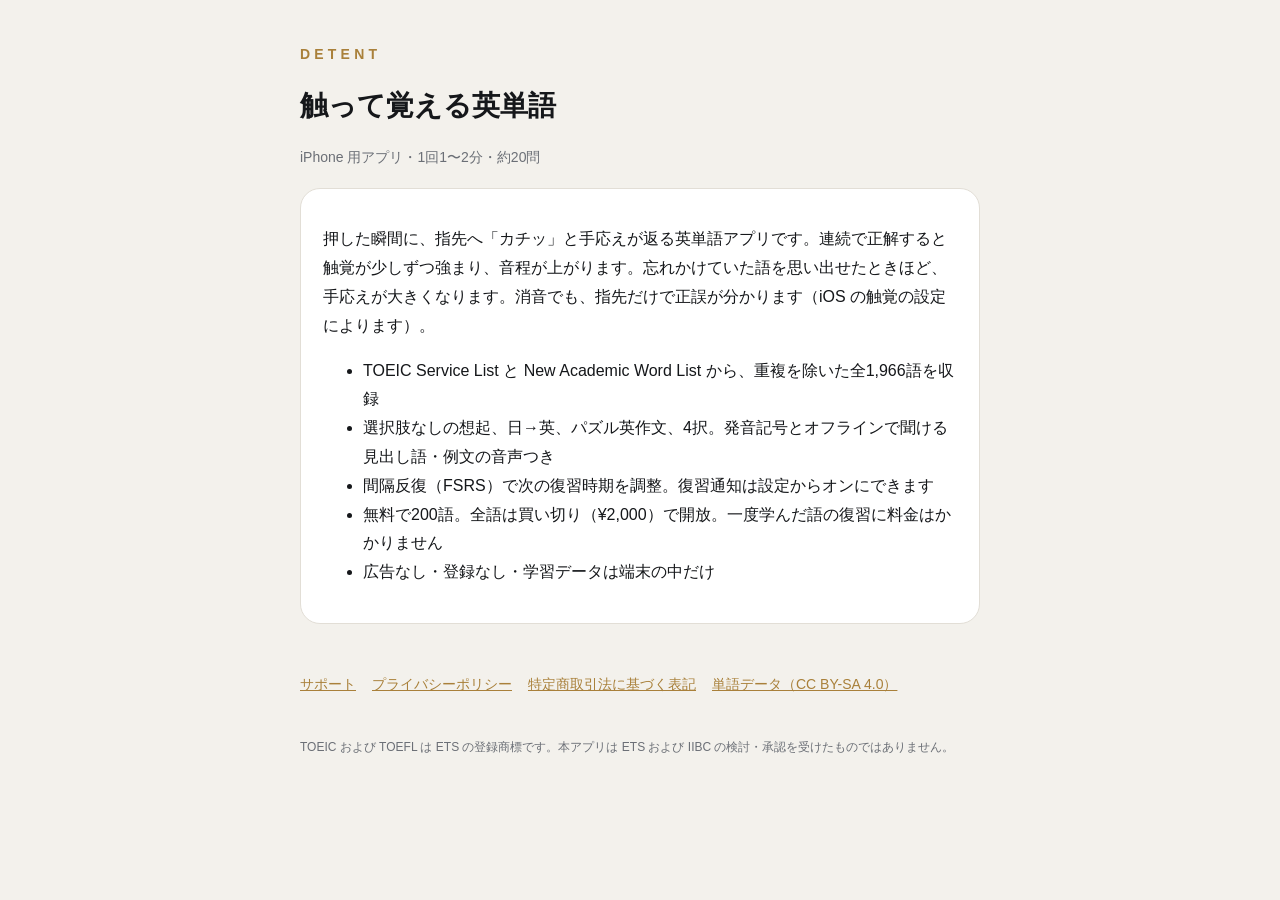
<file: index.html>
<!doctype html>
<html lang="ja"><head><meta charset="utf-8"><meta name="viewport" content="width=device-width,initial-scale=1">
<title>Detent — 触って覚える英単語</title><link rel="stylesheet" href="style.css"></head>
<body><main>
<a class="brand" href="./">DETENT</a>
<h1>触って覚える英単語</h1>
<p class="sub">iPhone 用アプリ・1回1〜2分・約20問</p>
<div class="card">
<p>押した瞬間に、指先へ「カチッ」と手応えが返る英単語アプリです。連続で正解すると触覚が少しずつ強まり、音程が上がります。忘れかけていた語を思い出せたときほど、手応えが大きくなります。消音でも、指先だけで正誤が分かります（iOS の触覚の設定によります）。</p>
<ul>
<li>TOEIC Service List と New Academic Word List から、重複を除いた全1,966語を収録</li>
<li>選択肢なしの想起、日→英、パズル英作文、4択。発音記号とオフラインで聞ける見出し語・例文の音声つき</li>
<li>間隔反復（FSRS）で次の復習時期を調整。復習通知は設定からオンにできます</li>
<li>無料で200語。全語は買い切り（¥2,000）で開放。一度学んだ語の復習に料金はかかりません</li>
<li>広告なし・登録なし・学習データは端末の中だけ</li>
</ul>
</div>
<nav><a href="support.html">サポート</a><a href="privacy.html">プライバシーポリシー</a><a href="tokushoho.html">特定商取引法に基づく表記</a><a href="https://github.com/wagyu17/detent">単語データ（CC BY-SA 4.0）</a></nav>
<footer>TOEIC および TOEFL は ETS の登録商標です。本アプリは ETS および IIBC の検討・承認を受けたものではありません。</footer>
</main></body></html>
</file>
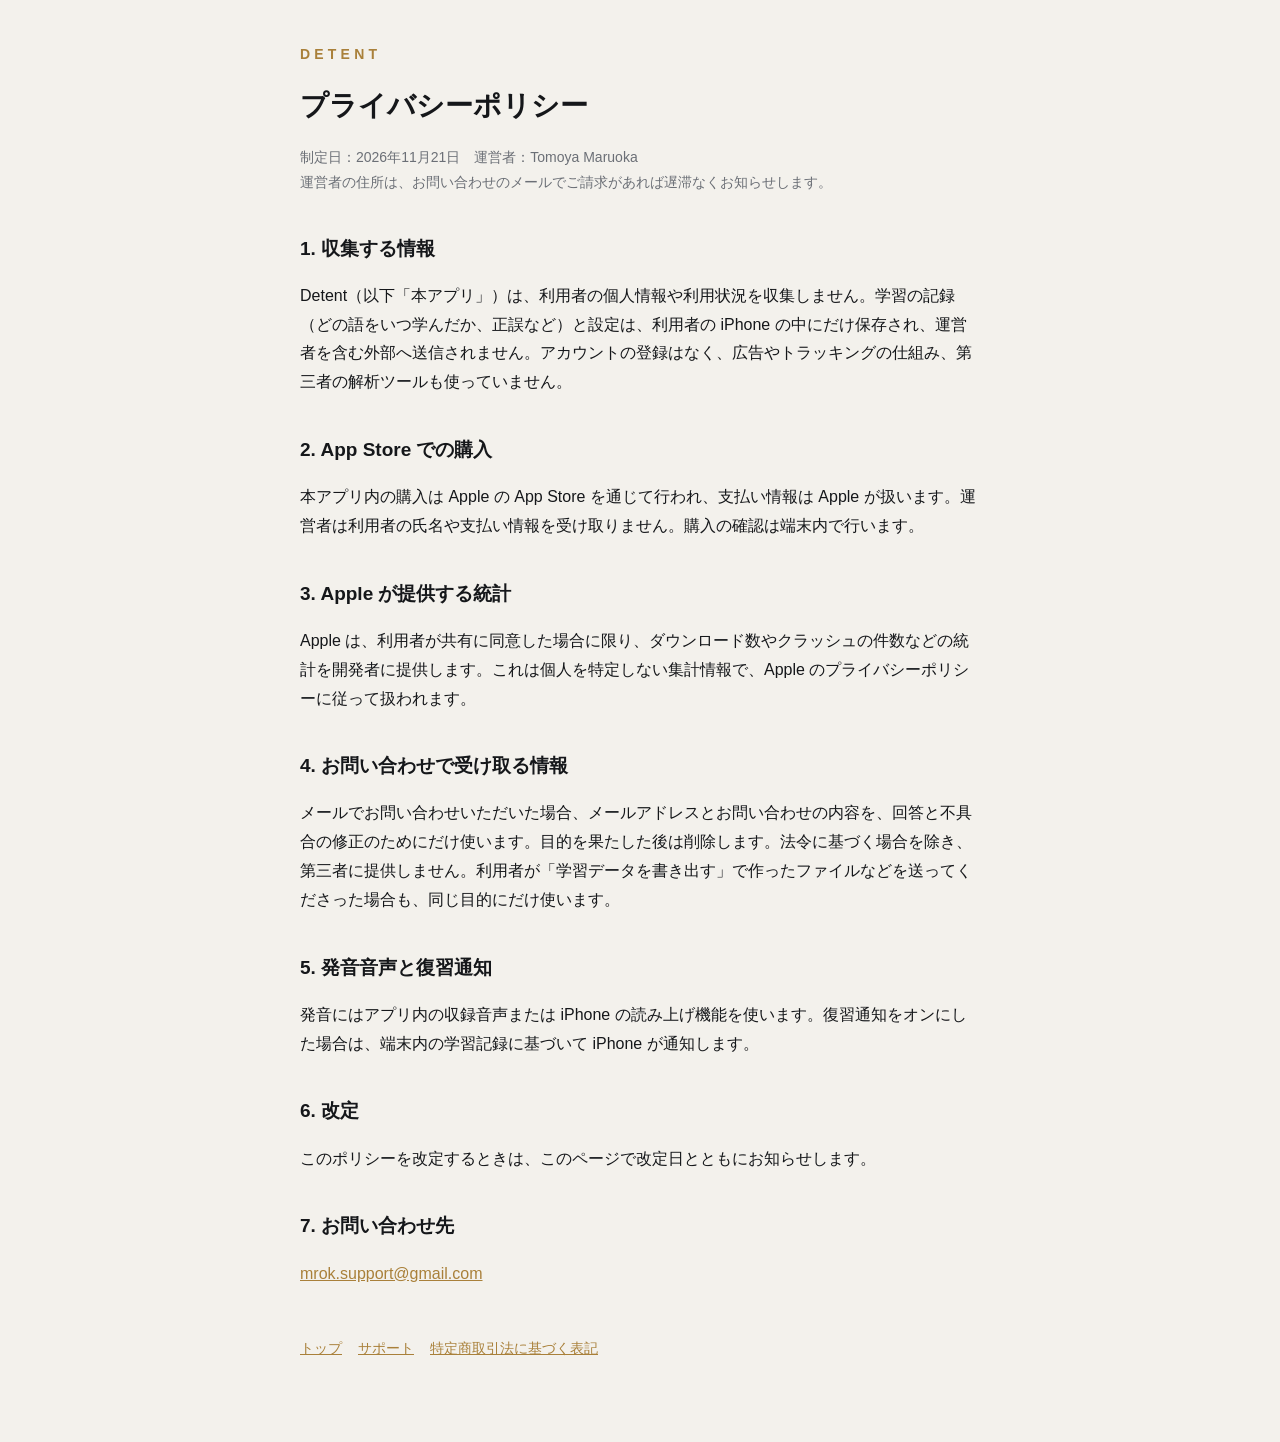
<file: privacy.html>
<!doctype html>
<html lang="ja"><head><meta charset="utf-8"><meta name="viewport" content="width=device-width,initial-scale=1">
<title>プライバシーポリシー — Detent</title><link rel="stylesheet" href="style.css"></head>
<body><main>
<a class="brand" href="./">DETENT</a>
<h1>プライバシーポリシー</h1>
<p class="sub">制定日：2026年11月21日　運営者：Tomoya Maruoka<br>運営者の住所は、お問い合わせのメールでご請求があれば遅滞なくお知らせします。</p>
<h2>1. 収集する情報</h2>
<p>Detent（以下「本アプリ」）は、利用者の個人情報や利用状況を収集しません。学習の記録（どの語をいつ学んだか、正誤など）と設定は、利用者の iPhone の中にだけ保存され、運営者を含む外部へ送信されません。アカウントの登録はなく、広告やトラッキングの仕組み、第三者の解析ツールも使っていません。</p>
<h2>2. App Store での購入</h2>
<p>本アプリ内の購入は Apple の App Store を通じて行われ、支払い情報は Apple が扱います。運営者は利用者の氏名や支払い情報を受け取りません。購入の確認は端末内で行います。</p>
<h2>3. Apple が提供する統計</h2>
<p>Apple は、利用者が共有に同意した場合に限り、ダウンロード数やクラッシュの件数などの統計を開発者に提供します。これは個人を特定しない集計情報で、Apple のプライバシーポリシーに従って扱われます。</p>
<h2>4. お問い合わせで受け取る情報</h2>
<p>メールでお問い合わせいただいた場合、メールアドレスとお問い合わせの内容を、回答と不具合の修正のためにだけ使います。目的を果たした後は削除します。法令に基づく場合を除き、第三者に提供しません。利用者が「学習データを書き出す」で作ったファイルなどを送ってくださった場合も、同じ目的にだけ使います。</p>
<h2>5. 発音音声と復習通知</h2>
<p>発音にはアプリ内の収録音声または iPhone の読み上げ機能を使います。復習通知をオンにした場合は、端末内の学習記録に基づいて iPhone が通知します。</p>
<h2>6. 改定</h2>
<p>このポリシーを改定するときは、このページで改定日とともにお知らせします。</p>
<h2>7. お問い合わせ先</h2>
<p><a href="mailto:mrok.support@gmail.com">mrok.support@gmail.com</a></p>
<nav><a href="./">トップ</a><a href="support.html">サポート</a><a href="tokushoho.html">特定商取引法に基づく表記</a></nav>
</main></body></html>
</file>
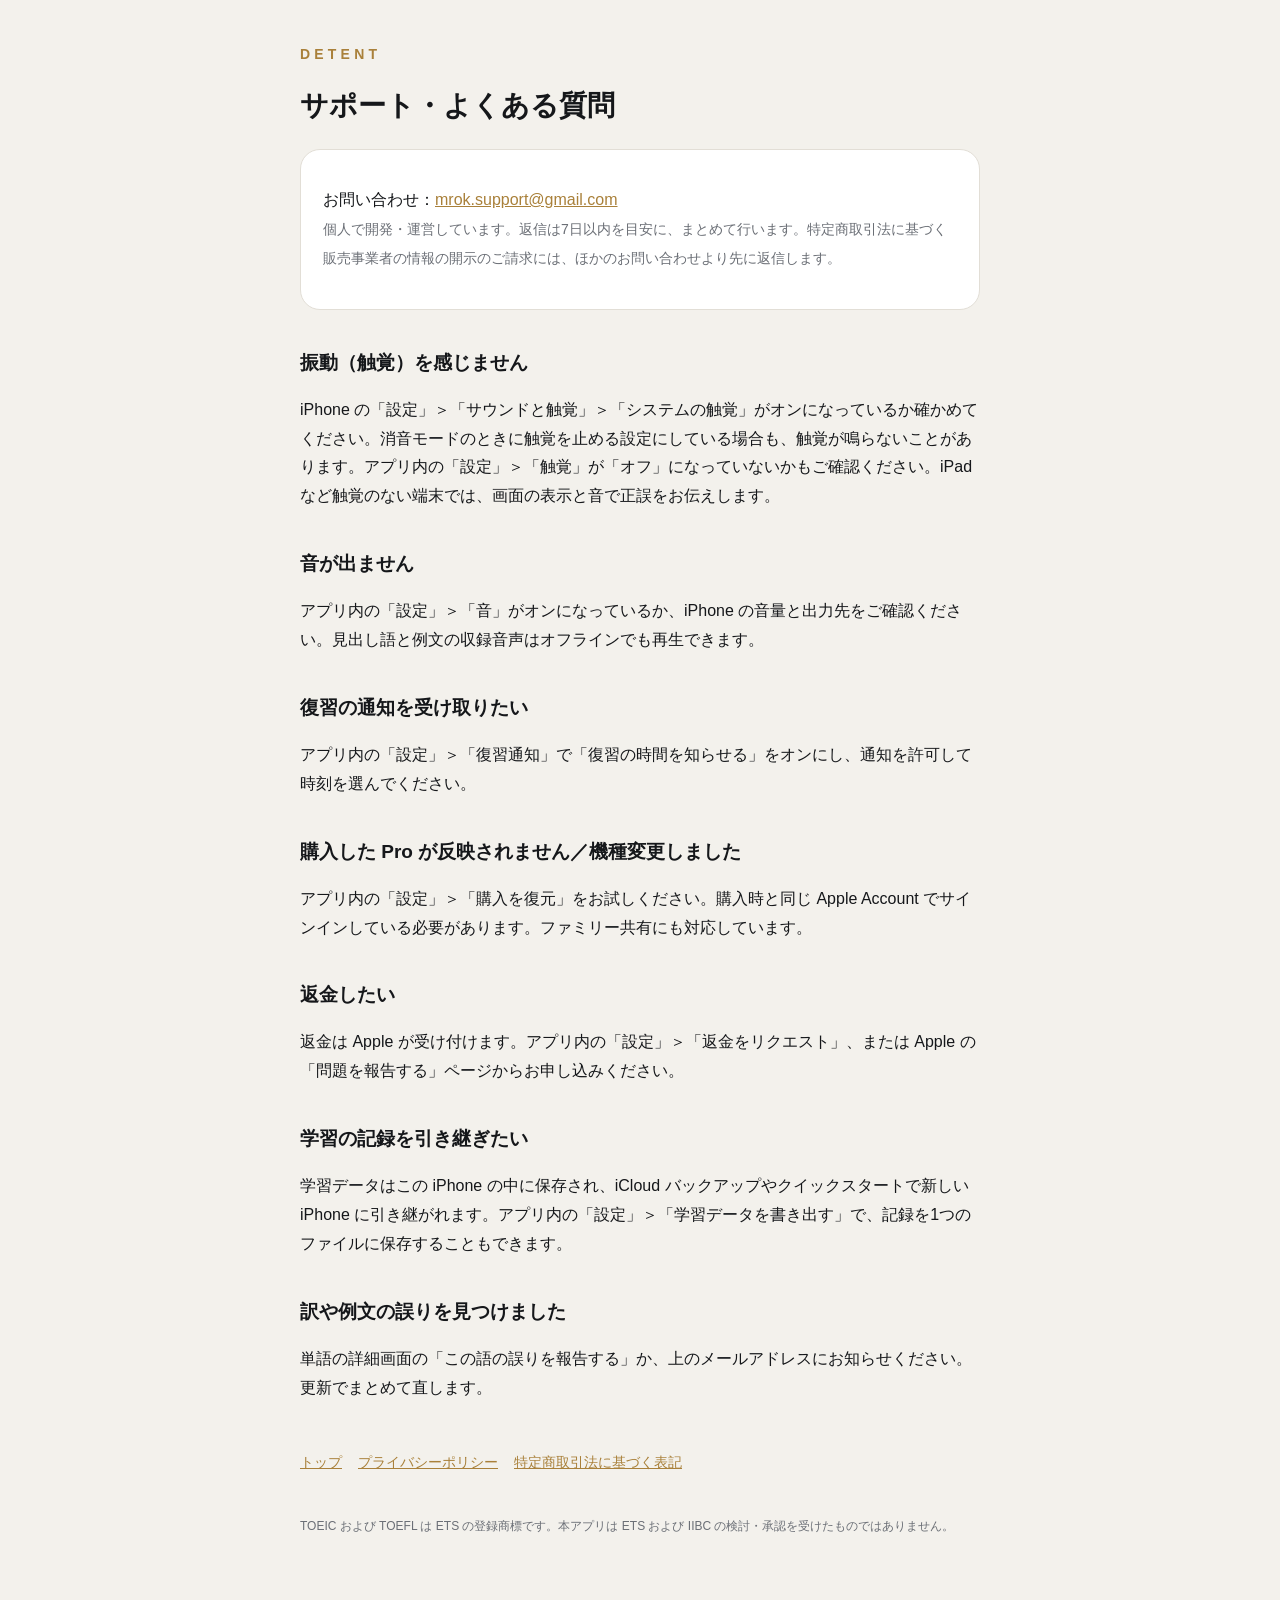
<file: support.html>
<!doctype html>
<html lang="ja"><head><meta charset="utf-8"><meta name="viewport" content="width=device-width,initial-scale=1">
<title>サポート — Detent</title><link rel="stylesheet" href="style.css"></head>
<body><main>
<a class="brand" href="./">DETENT</a>
<h1>サポート・よくある質問</h1>
<div class="card">
<p>お問い合わせ：<a href="mailto:mrok.support@gmail.com">mrok.support@gmail.com</a><br><span class="sub">個人で開発・運営しています。返信は7日以内を目安に、まとめて行います。特定商取引法に基づく販売事業者の情報の開示のご請求には、ほかのお問い合わせより先に返信します。</span></p>
</div>
<h2>振動（触覚）を感じません</h2>
<p>iPhone の「設定」＞「サウンドと触覚」＞「システムの触覚」がオンになっているか確かめてください。消音モードのときに触覚を止める設定にしている場合も、触覚が鳴らないことがあります。アプリ内の「設定」＞「触覚」が「オフ」になっていないかもご確認ください。iPad など触覚のない端末では、画面の表示と音で正誤をお伝えします。</p>
<h2>音が出ません</h2>
<p>アプリ内の「設定」＞「音」がオンになっているか、iPhone の音量と出力先をご確認ください。見出し語と例文の収録音声はオフラインでも再生できます。</p>
<h2>復習の通知を受け取りたい</h2>
<p>アプリ内の「設定」＞「復習通知」で「復習の時間を知らせる」をオンにし、通知を許可して時刻を選んでください。</p>
<h2>購入した Pro が反映されません／機種変更しました</h2>
<p>アプリ内の「設定」＞「購入を復元」をお試しください。購入時と同じ Apple Account でサインインしている必要があります。ファミリー共有にも対応しています。</p>
<h2>返金したい</h2>
<p>返金は Apple が受け付けます。アプリ内の「設定」＞「返金をリクエスト」、または Apple の「問題を報告する」ページからお申し込みください。</p>
<h2>学習の記録を引き継ぎたい</h2>
<p>学習データはこの iPhone の中に保存され、iCloud バックアップやクイックスタートで新しい iPhone に引き継がれます。アプリ内の「設定」＞「学習データを書き出す」で、記録を1つのファイルに保存することもできます。</p>
<h2>訳や例文の誤りを見つけました</h2>
<p>単語の詳細画面の「この語の誤りを報告する」か、上のメールアドレスにお知らせください。更新でまとめて直します。</p>
<nav><a href="./">トップ</a><a href="privacy.html">プライバシーポリシー</a><a href="tokushoho.html">特定商取引法に基づく表記</a></nav>
<footer>TOEIC および TOEFL は ETS の登録商標です。本アプリは ETS および IIBC の検討・承認を受けたものではありません。</footer>
</main></body></html>
</file>
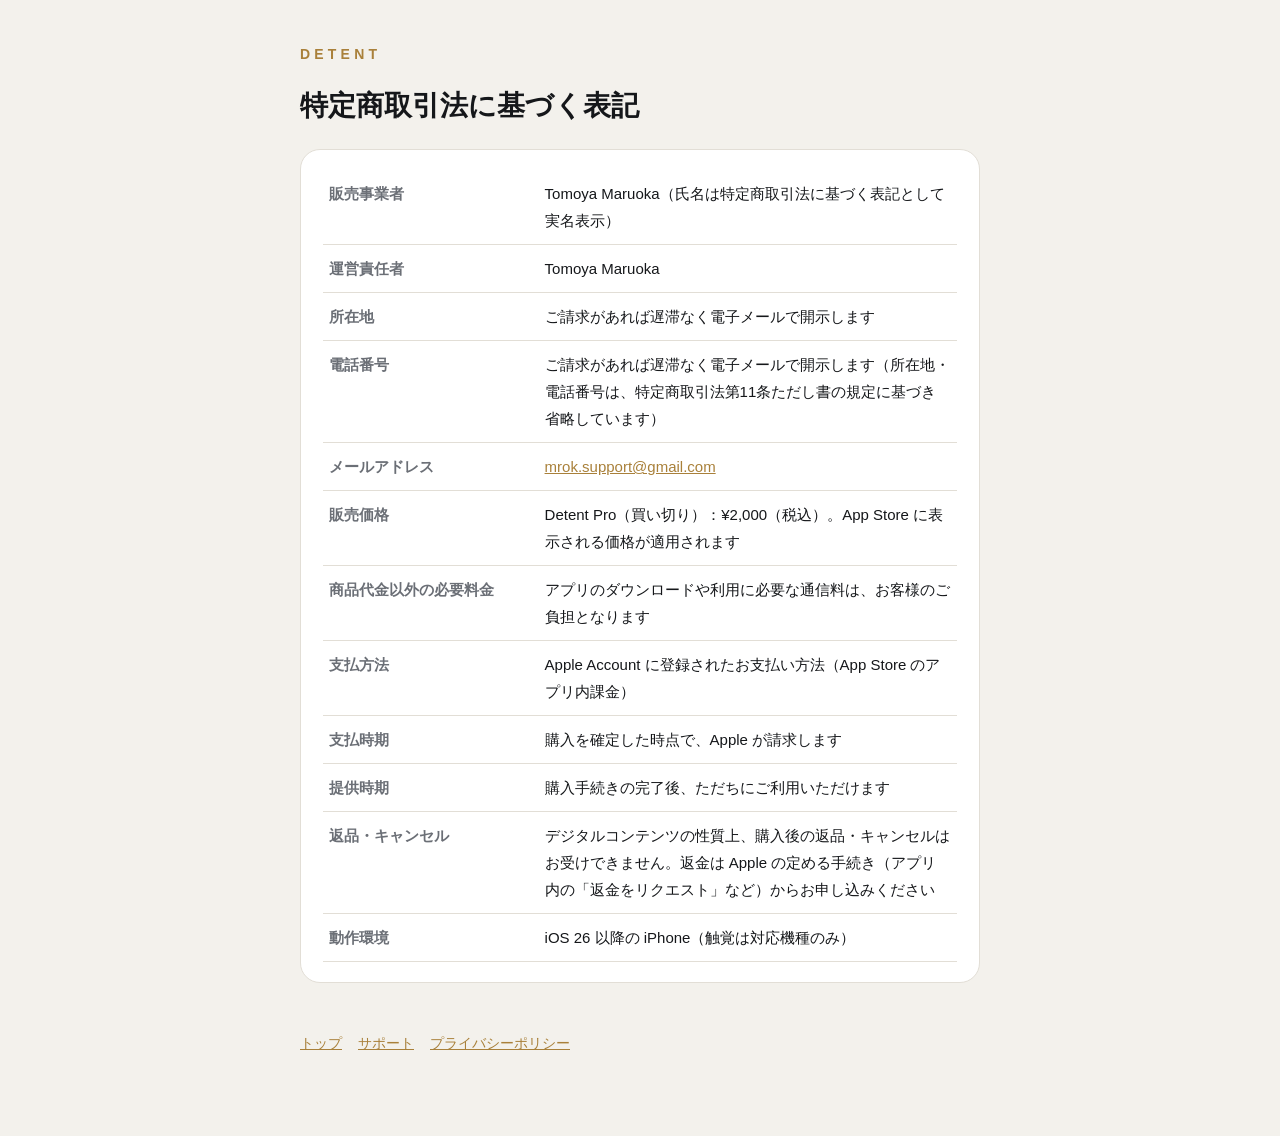
<file: tokushoho.html>
<!doctype html>
<html lang="ja"><head><meta charset="utf-8"><meta name="viewport" content="width=device-width,initial-scale=1">
<title>特定商取引法に基づく表記 — Detent</title><link rel="stylesheet" href="style.css"></head>
<body><main>
<a class="brand" href="./">DETENT</a>
<h1>特定商取引法に基づく表記</h1>
<div class="card"><table>
<tr><th>販売事業者</th><td>Tomoya Maruoka（氏名は特定商取引法に基づく表記として実名表示）</td></tr>
<tr><th>運営責任者</th><td>Tomoya Maruoka</td></tr>
<tr><th>所在地</th><td>ご請求があれば遅滞なく電子メールで開示します</td></tr>
<tr><th>電話番号</th><td>ご請求があれば遅滞なく電子メールで開示します（所在地・電話番号は、特定商取引法第11条ただし書の規定に基づき省略しています）</td></tr>
<tr><th>メールアドレス</th><td><a href="mailto:mrok.support@gmail.com">mrok.support@gmail.com</a></td></tr>
<tr><th>販売価格</th><td>Detent Pro（買い切り）：¥2,000（税込）。App Store に表示される価格が適用されます</td></tr>
<tr><th>商品代金以外の必要料金</th><td>アプリのダウンロードや利用に必要な通信料は、お客様のご負担となります</td></tr>
<tr><th>支払方法</th><td>Apple Account に登録されたお支払い方法（App Store のアプリ内課金）</td></tr>
<tr><th>支払時期</th><td>購入を確定した時点で、Apple が請求します</td></tr>
<tr><th>提供時期</th><td>購入手続きの完了後、ただちにご利用いただけます</td></tr>
<tr><th>返品・キャンセル</th><td>デジタルコンテンツの性質上、購入後の返品・キャンセルはお受けできません。返金は Apple の定める手続き（アプリ内の「返金をリクエスト」など）からお申し込みください</td></tr>
<tr><th>動作環境</th><td>iOS 26 以降の iPhone（触覚は対応機種のみ）</td></tr>
</table></div>
<nav><a href="./">トップ</a><a href="support.html">サポート</a><a href="privacy.html">プライバシーポリシー</a></nav>
</main></body></html>
</file>
<file: style.css>
:root { --bg:#F3F1EC; --card:#FFFFFF; --ink:#15171A; --sub:#6B6F76; --line:#E2DED6; --brass:#A9803A; }
@media (prefers-color-scheme: dark) { :root { --bg:#0E1013; --card:#171A1F; --ink:#ECEAE4; --sub:#9CA1A9; --line:#262A31; --brass:#D2AE66; } }
* { box-sizing: border-box; }
body { margin:0; background:var(--bg); color:var(--ink); font-family:-apple-system,BlinkMacSystemFont,"Hiragino Sans","Noto Sans JP",sans-serif; line-height:1.8; }
main { max-width:720px; margin:0 auto; padding:40px 20px 80px; }
.brand { letter-spacing:.3em; color:var(--brass); font-weight:600; font-size:14px; text-decoration:none; }
h1 { font-size:28px; margin:12px 0 8px; }
h2 { font-size:19px; margin:36px 0 8px; }
p, li { font-size:16px; }
.sub { color:var(--sub); font-size:14px; }
.card { background:var(--card); border:1px solid var(--line); border-radius:20px; padding:20px 22px; margin:18px 0; }
table { width:100%; border-collapse:collapse; }
th, td { text-align:left; vertical-align:top; padding:10px 6px; border-bottom:1px solid var(--line); font-size:15px; }
th { width:34%; color:var(--sub); font-weight:600; }
a { color:var(--brass); }
nav { margin-top:48px; font-size:14px; } nav a { margin-right:16px; }
footer { margin-top:40px; color:var(--sub); font-size:12px; }
</file>
